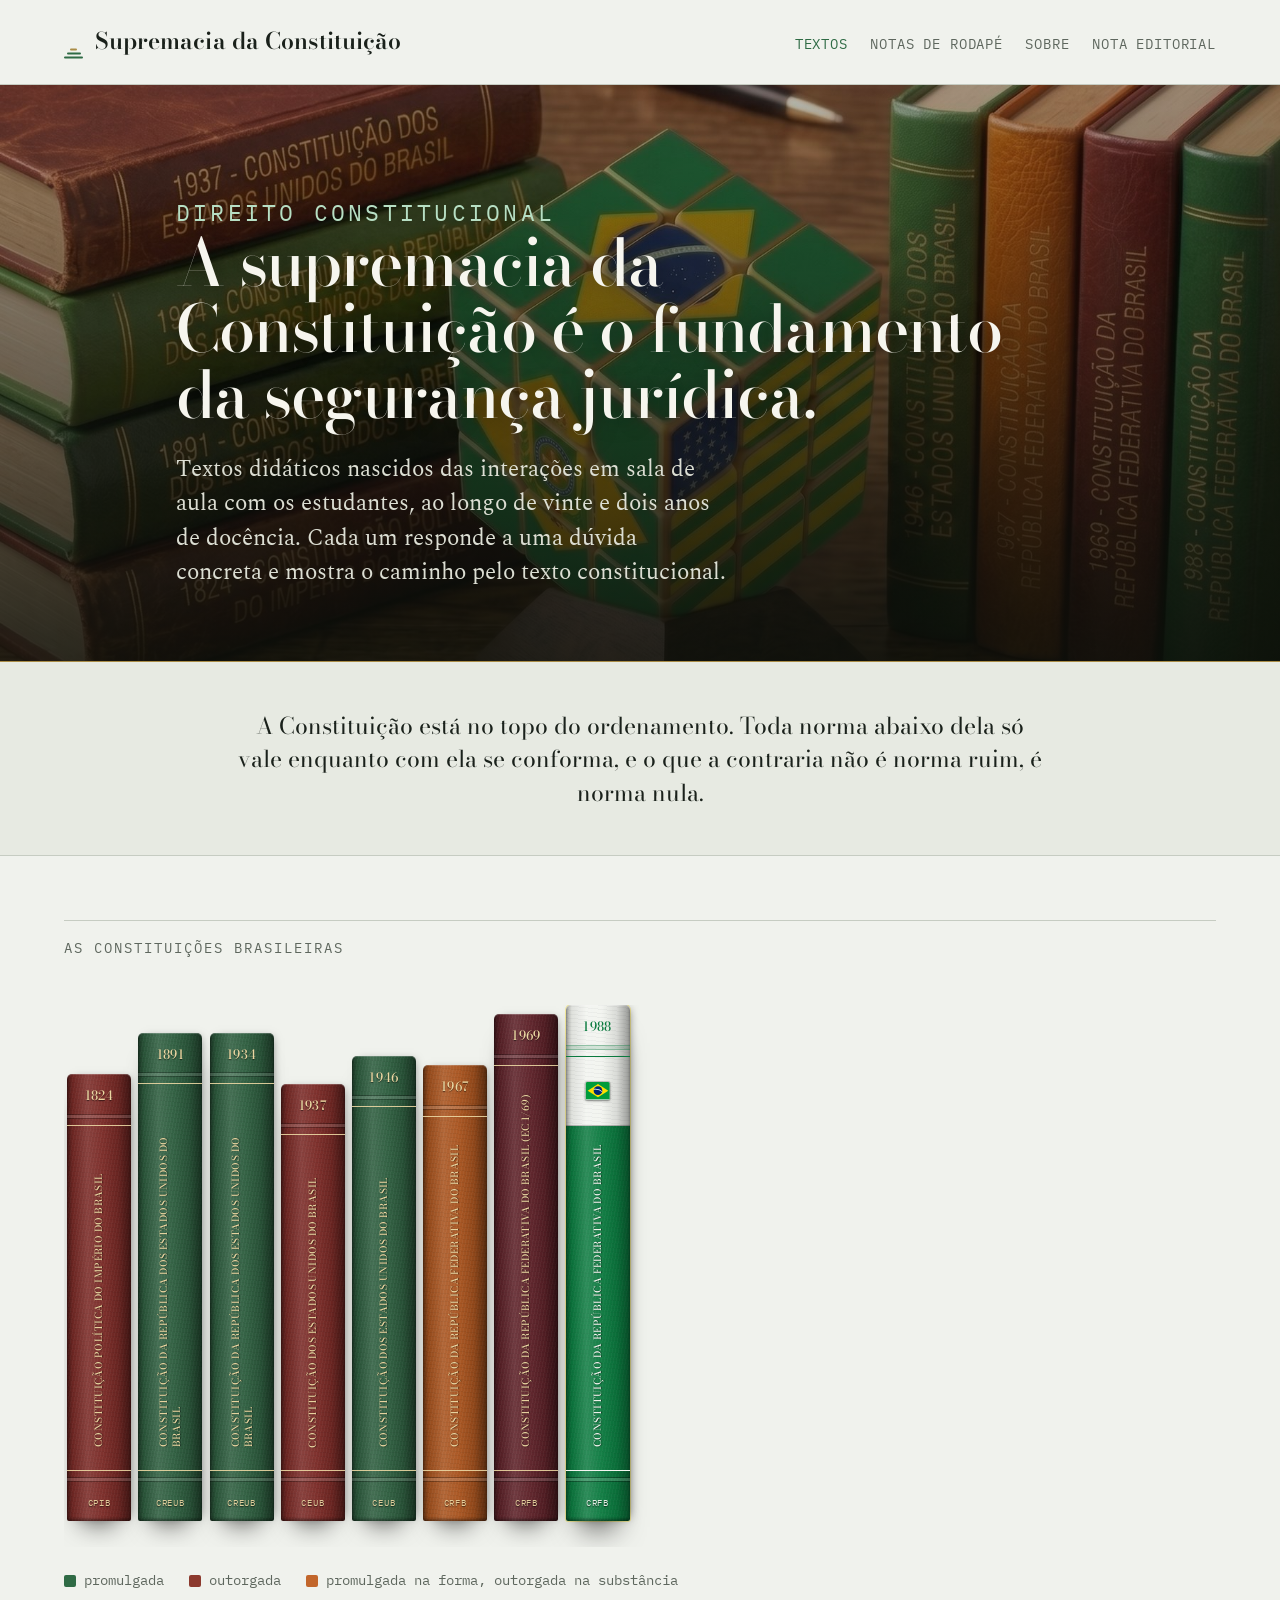
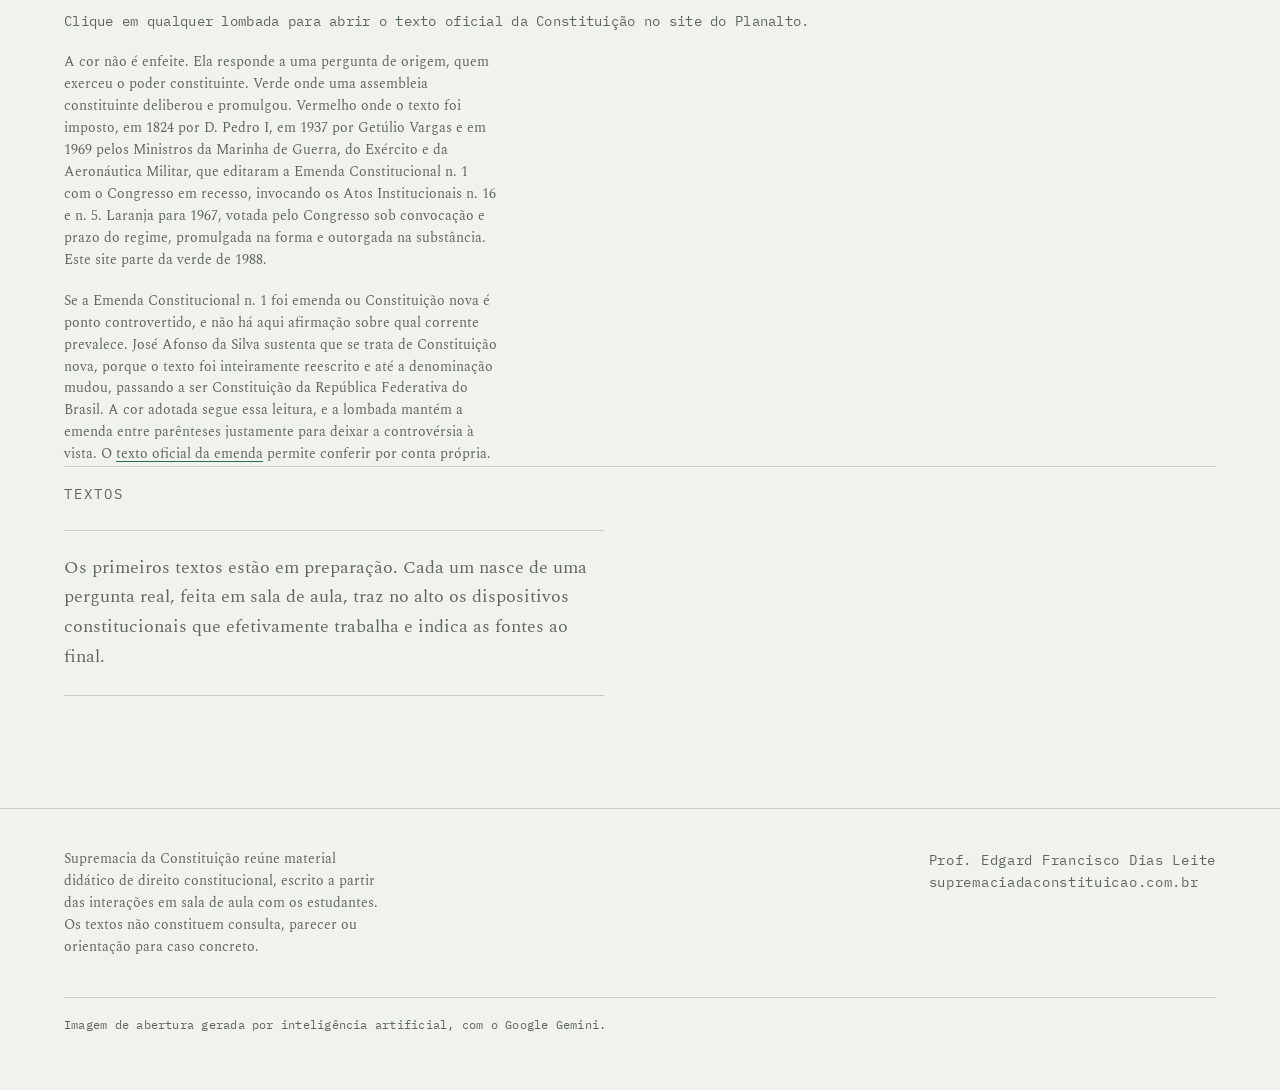
<file: index.html>
<!doctype html>
<html lang="pt-BR">
<head>
<meta charset="utf-8">
<meta name="viewport" content="width=device-width,initial-scale=1">
<title>Supremacia da Constituição</title>
<meta name="description" content="Material didático de direito constitucional, escrito a partir das interações em sala de aula com os estudantes.">
<link rel="preconnect" href="https://fonts.googleapis.com"><link rel="preconnect" href="https://fonts.gstatic.com" crossorigin><link rel="stylesheet" href="https://fonts.googleapis.com/css2?family=Bodoni+Moda:opsz,wght@6..96,400;6..96,500;6..96,600&family=IBM+Plex+Mono:wght@400;500&family=Spectral:ital,wght@0,300;0,400;0,600;1,400&display=swap">
<link rel="stylesheet" href="style.css">
</head>
<body>
<header class="top"><div class="wrap"><a class="mark" href="index.html"><span class="glyph" aria-hidden="true"><i></i><i></i><i></i></span><span class="name">Supremacia da Constituição</span></a><nav class="nav" aria-label="Seções"><a href="index.html" aria-current="page">Textos</a><a href="notas.html">Notas de rodapé</a><a href="sobre.html">Sobre</a><a href="nota-editorial.html">Nota editorial</a></nav></div></header>
<main>
<section class="hero">
<img class="hero-img" src="img/estante-constituicoes.jpg" alt="Estante com as oito constituições brasileiras encadernadas, as promulgadas em verde e as outorgadas em vermelho, ao lado de um cubo que traz a bandeira do Brasil e a bandeira provisória da República." width="1800" height="1285">
<div class="hero-veil"></div>
<div class="hero-copy"><div class="wrap">
<p class="eyebrow">Direito constitucional</p>
<h1>A supremacia da Constituição é o fundamento da segurança jurídica.</h1>
<p>Textos didáticos nascidos das interações em sala de aula com os estudantes, ao longo de vinte e dois anos de docência. Cada um responde a uma dúvida concreta e mostra o caminho pelo texto constitucional.</p>
</div></div>
</section><section class="chave"><div class="wrap">
<p>A Constituição está no topo do ordenamento. Toda norma abaixo dela só vale enquanto com ela se conforma, e o que a contraria não é norma ruim, é norma nula.</p>
</div></section><section class="estante"><div class="wrap">
<p class="section-label">As constituições brasileiras</p>
<ol class="shelf">
<li class="spine spine--outorgada" style="--h:.97"><a href="https://www.planalto.gov.br/ccivil_03/constituicao/constituicao24.htm" target="_blank" rel="noopener" title="Constituição Política do Império do Brasil, 1824. Abrir o texto oficial no Planalto"><span class="sp-name">Constituição Política do Império do Brasil</span></a><span class="sp-year">1824</span><span class="sp-sigla">CPIB</span></li>
<li class="spine spine--promulgada" style="--h:1.06"><a href="https://www.planalto.gov.br/ccivil_03/constituicao/constituicao91.htm" target="_blank" rel="noopener" title="Constituição da República dos Estados Unidos do Brasil, 1891. Abrir o texto oficial no Planalto"><span class="sp-name">Constituição da República dos Estados Unidos do Brasil</span></a><span class="sp-year">1891</span><span class="sp-sigla">CREUB</span></li>
<li class="spine spine--promulgada" style="--h:1.06"><a href="https://www.planalto.gov.br/ccivil_03/constituicao/constituicao34.htm" target="_blank" rel="noopener" title="Constituição da República dos Estados Unidos do Brasil, 1934. Abrir o texto oficial no Planalto"><span class="sp-name">Constituição da República dos Estados Unidos do Brasil</span></a><span class="sp-year">1934</span><span class="sp-sigla">CREUB</span></li>
<li class="spine spine--outorgada" style="--h:.95"><a href="https://www.planalto.gov.br/ccivil_03/constituicao/constituicao37.htm" target="_blank" rel="noopener" title="Constituição dos Estados Unidos do Brasil, 1937. Abrir o texto oficial no Planalto"><span class="sp-name">Constituição dos Estados Unidos do Brasil</span></a><span class="sp-year">1937</span><span class="sp-sigla">CEUB</span></li>
<li class="spine spine--promulgada" style="--h:1.01"><a href="https://www.planalto.gov.br/ccivil_03/constituicao/constituicao46.htm" target="_blank" rel="noopener" title="Constituição dos Estados Unidos do Brasil, 1946. Abrir o texto oficial no Planalto"><span class="sp-name">Constituição dos Estados Unidos do Brasil</span></a><span class="sp-year">1946</span><span class="sp-sigla">CEUB</span></li>
<li class="spine spine--hibrida" style="--h:.99"><a href="https://www.planalto.gov.br/ccivil_03/constituicao/constituicao67.htm" target="_blank" rel="noopener" title="Constituição da República Federativa do Brasil, 1967. Abrir o texto oficial no Planalto"><span class="sp-name">Constituição da República Federativa do Brasil</span></a><span class="sp-year">1967</span><span class="sp-sigla">CRFB</span></li>
<li class="spine spine--outorgada2" style="--h:1.10"><a href="https://www.planalto.gov.br/ccivil_03/constituicao/emendas/emc_anterior1988/emc01-69.htm" target="_blank" rel="noopener" title="Constituição da República Federativa do Brasil (EC 1/69), 1969. Abrir o texto oficial no Planalto"><span class="sp-name">Constituição da República Federativa do Brasil (EC 1/69)</span></a><span class="sp-year">1969</span><span class="sp-sigla">CRFB</span></li>
<li class="spine spine--vigente" style="--h:1.12"><i class="sp-flag" aria-hidden="true"><svg class="flagmini" viewBox="0 0 20 14" width="20" height="14" aria-hidden="true"><defs><clipPath id="globoBR"><circle cx="10" cy="7" r="3.5"/></clipPath></defs><rect width="20" height="14" fill="#009C3B"/><polygon points="10,1.7 18.3,7 10,12.3 1.7,7" fill="#FFDF00"/><circle cx="10" cy="7" r="3.5" fill="#002776"/><path clip-path="url(#globoBR)" fill="#FFFFFF" fill-rule="evenodd" d="M-0.5,14 A8.5,8.5 0 1,0 16.5,14 A8.5,8.5 0 1,0 -0.5,14 Z M0,14 A8,8 0 1,0 16,14 A8,8 0 1,0 0,14 Z"/></svg></i><a href="https://www.planalto.gov.br/ccivil_03/constituicao/constituicaocompilado.htm" target="_blank" rel="noopener" title="Constituição da República Federativa do Brasil, 1988. Abrir o texto oficial no Planalto"><span class="sp-name">Constituição da República Federativa do Brasil</span></a><span class="sp-year">1988</span><span class="sp-sigla">CRFB</span></li>
</ol>
<p class="legend">
<span><i class="key key--promulgada"></i>promulgada</span>
<span><i class="key key--outorgada"></i>outorgada</span>
<span><i class="key key--hibrida"></i>promulgada na forma, outorgada na substância</span>
</p>
<p class="shelf-hint">Clique em qualquer lombada para abrir o texto oficial da Constituição no site do Planalto.</p>
<p class="shelf-note">A cor não é enfeite. Ela responde a uma pergunta de origem, quem exerceu o poder constituinte. Verde onde uma assembleia constituinte deliberou e promulgou. Vermelho onde o texto foi imposto, em 1824 por D. Pedro I, em 1937 por Getúlio Vargas e em 1969 pelos Ministros da Marinha de Guerra, do Exército e da Aeronáutica Militar, que editaram a Emenda Constitucional n. 1 com o Congresso em recesso, invocando os Atos Institucionais n. 16 e n. 5. Laranja para 1967, votada pelo Congresso sob convocação e prazo do regime, promulgada na forma e outorgada na substância. Este site parte da verde de 1988.</p>
<p class="shelf-note">Se a Emenda Constitucional n. 1 foi emenda ou Constituição nova é ponto controvertido, e não há aqui afirmação sobre qual corrente prevalece. José Afonso da Silva sustenta que se trata de Constituição nova, porque o texto foi inteiramente reescrito e até a denominação mudou, passando a ser Constituição da República Federativa do Brasil. A cor adotada segue essa leitura, e a lombada mantém a emenda entre parênteses justamente para deixar a controvérsia à vista. O <a href="https://www.planalto.gov.br/ccivil_03/constituicao/emendas/emc_anterior1988/emc01-69.htm">texto oficial da emenda</a> permite conferir por conta própria.</p>
</div></section><section class="textos"><div class="wrap">
<p class="section-label">Textos</p>
<p class="empty">Os primeiros textos estão em preparação. Cada um nasce de uma pergunta real, feita em sala de aula, traz no alto os dispositivos constitucionais que efetivamente trabalha e indica as fontes ao final.</p>
</div></section>
</main>
<footer class="foot"><div class="wrap"><p>Supremacia da Constituição reúne material didático de direito constitucional, escrito a partir das interações em sala de aula com os estudantes. Os textos não constituem consulta, parecer ou orientação para caso concreto.</p><p class="who">Prof. Edgard Francisco Dias Leite<br>supremaciadaconstituicao.com.br</p><p class="credit">Imagem de abertura gerada por inteligência artificial, com o Google Gemini.</p></div></footer>
</body>
</html>
</file>
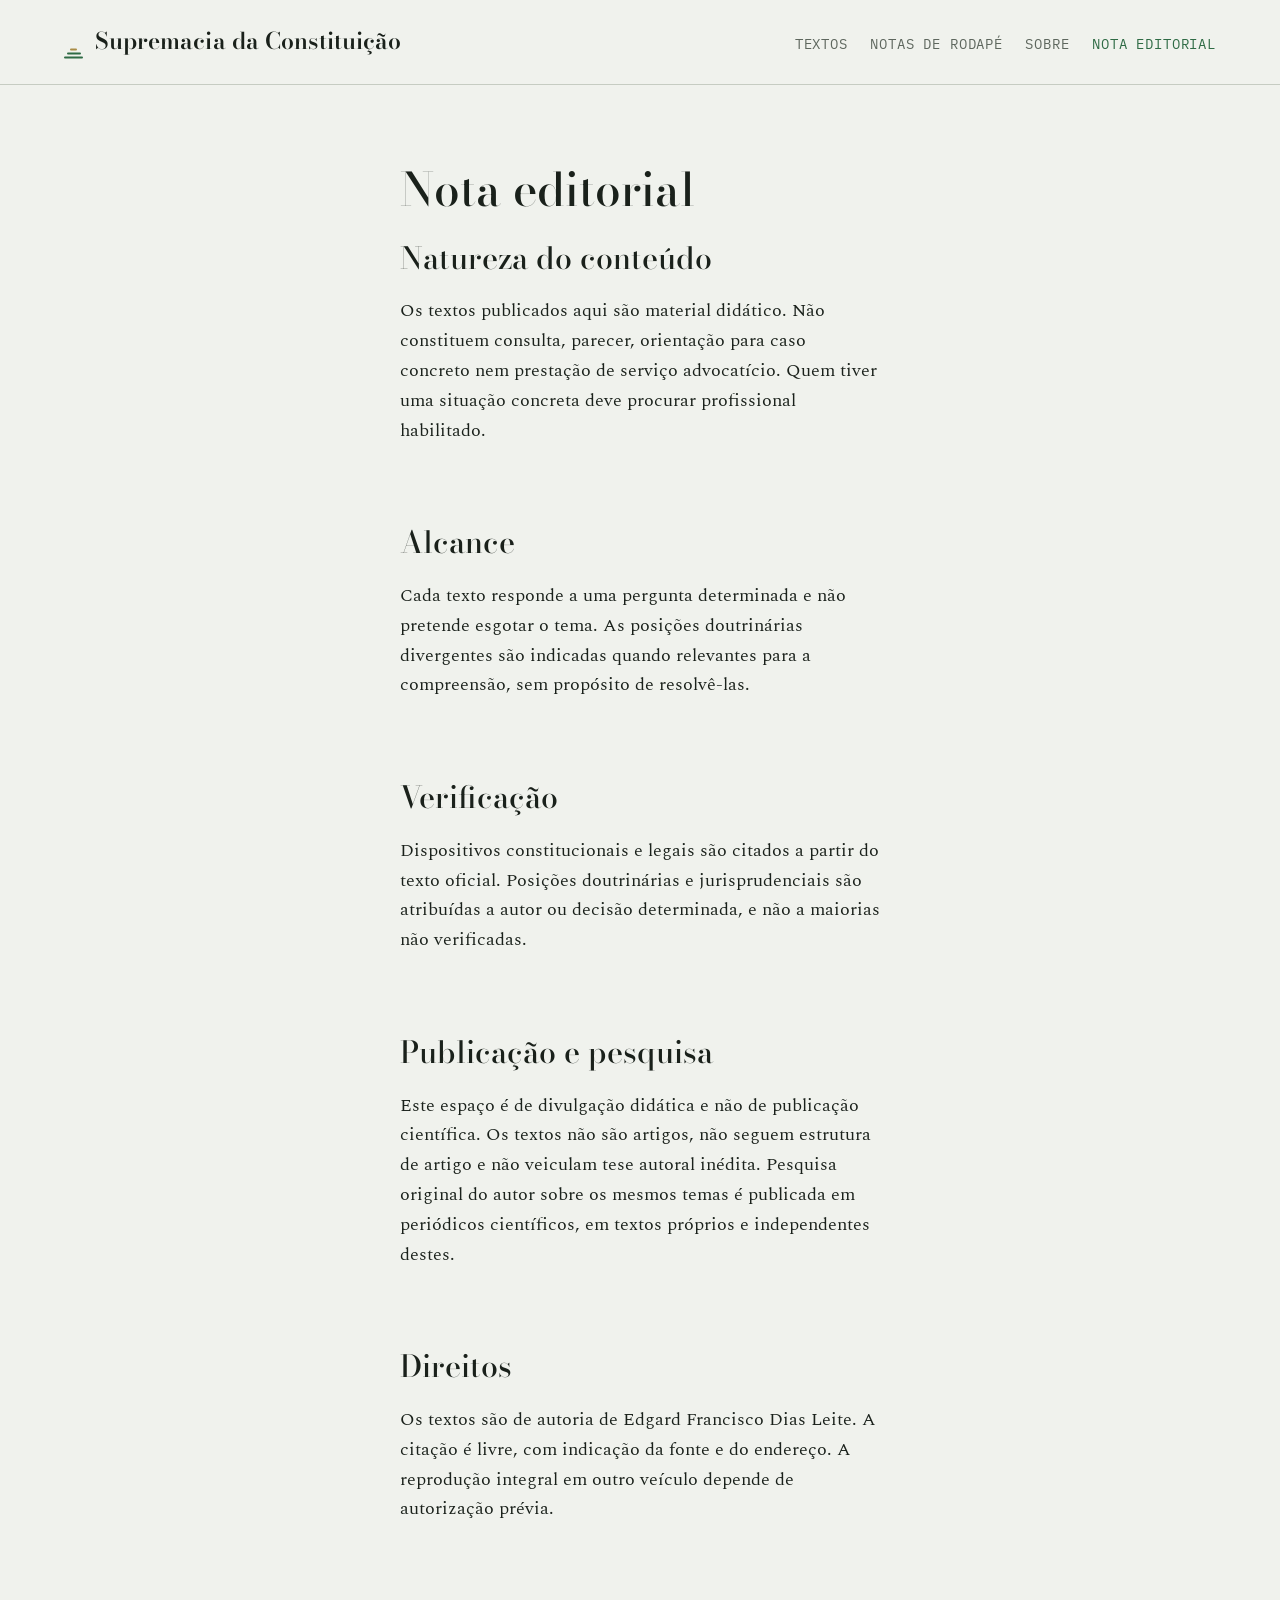
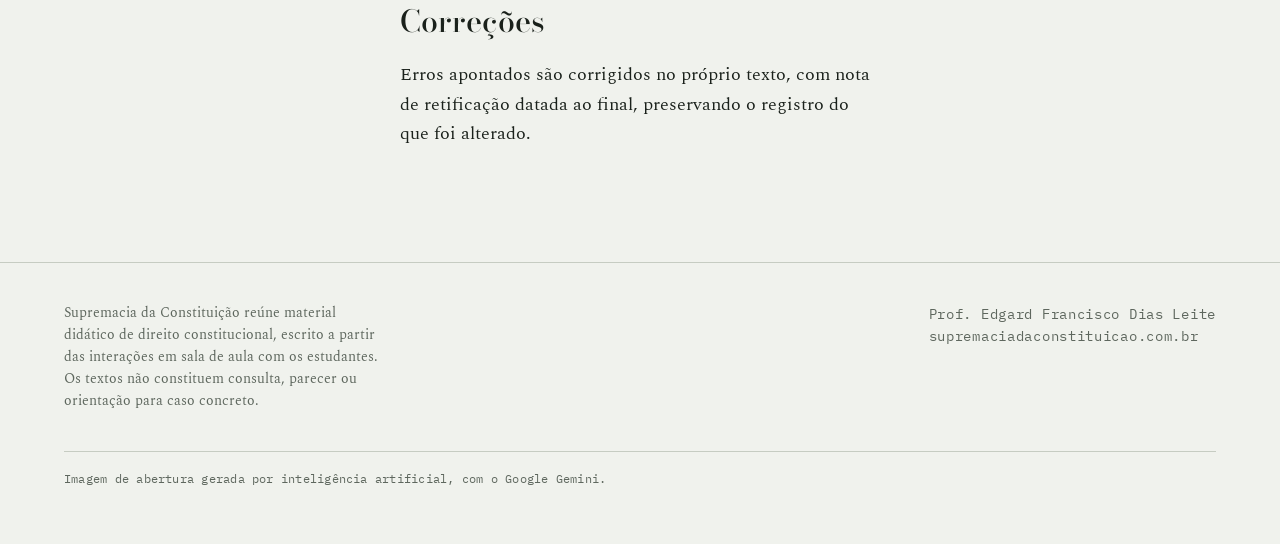
<file: nota-editorial.html>
<!doctype html>
<html lang="pt-BR">
<head>
<meta charset="utf-8">
<meta name="viewport" content="width=device-width,initial-scale=1">
<title>Nota editorial — Supremacia da Constituição</title>
<meta name="description" content="Natureza do conteúdo, alcance, verificação, direitos e política de correções.">
<link rel="preconnect" href="https://fonts.googleapis.com"><link rel="preconnect" href="https://fonts.gstatic.com" crossorigin><link rel="stylesheet" href="https://fonts.googleapis.com/css2?family=Bodoni+Moda:opsz,wght@6..96,400;6..96,500;6..96,600&family=IBM+Plex+Mono:wght@400;500&family=Spectral:ital,wght@0,300;0,400;0,600;1,400&display=swap">
<link rel="stylesheet" href="style.css">
</head>
<body>
<header class="top"><div class="wrap"><a class="mark" href="index.html"><span class="glyph" aria-hidden="true"><i></i><i></i><i></i></span><span class="name">Supremacia da Constituição</span></a><nav class="nav" aria-label="Seções"><a href="index.html">Textos</a><a href="notas.html">Notas de rodapé</a><a href="sobre.html">Sobre</a><a href="nota-editorial.html" aria-current="page">Nota editorial</a></nav></div></header>
<main>
<section class="page"><div class="wrap">
<h1>Nota editorial</h1>
<div class="prose">
<h2>Natureza do conteúdo</h2>
<p>Os textos publicados aqui são material didático. Não constituem consulta, parecer, orientação para caso concreto nem prestação de serviço advocatício. Quem tiver uma situação concreta deve procurar profissional habilitado.</p>
<h2>Alcance</h2>
<p>Cada texto responde a uma pergunta determinada e não pretende esgotar o tema. As posições doutrinárias divergentes são indicadas quando relevantes para a compreensão, sem propósito de resolvê-las.</p>
<h2>Verificação</h2>
<p>Dispositivos constitucionais e legais são citados a partir do texto oficial. Posições doutrinárias e jurisprudenciais são atribuídas a autor ou decisão determinada, e não a maiorias não verificadas.</p>
<h2>Publicação e pesquisa</h2>
<p>Este espaço é de divulgação didática e não de publicação científica. Os textos não são artigos, não seguem estrutura de artigo e não veiculam tese autoral inédita. Pesquisa original do autor sobre os mesmos temas é publicada em periódicos científicos, em textos próprios e independentes destes.</p>
<h2>Direitos</h2>
<p>Os textos são de autoria de Edgard Francisco Dias Leite. A citação é livre, com indicação da fonte e do endereço. A reprodução integral em outro veículo depende de autorização prévia.</p>
<h2>Correções</h2>
<p>Erros apontados são corrigidos no próprio texto, com nota de retificação datada ao final, preservando o registro do que foi alterado.</p>
</div>
</div></section>
</main>
<footer class="foot"><div class="wrap"><p>Supremacia da Constituição reúne material didático de direito constitucional, escrito a partir das interações em sala de aula com os estudantes. Os textos não constituem consulta, parecer ou orientação para caso concreto.</p><p class="who">Prof. Edgard Francisco Dias Leite<br>supremaciadaconstituicao.com.br</p><p class="credit">Imagem de abertura gerada por inteligência artificial, com o Google Gemini.</p></div></footer>
</body>
</html>
</file>
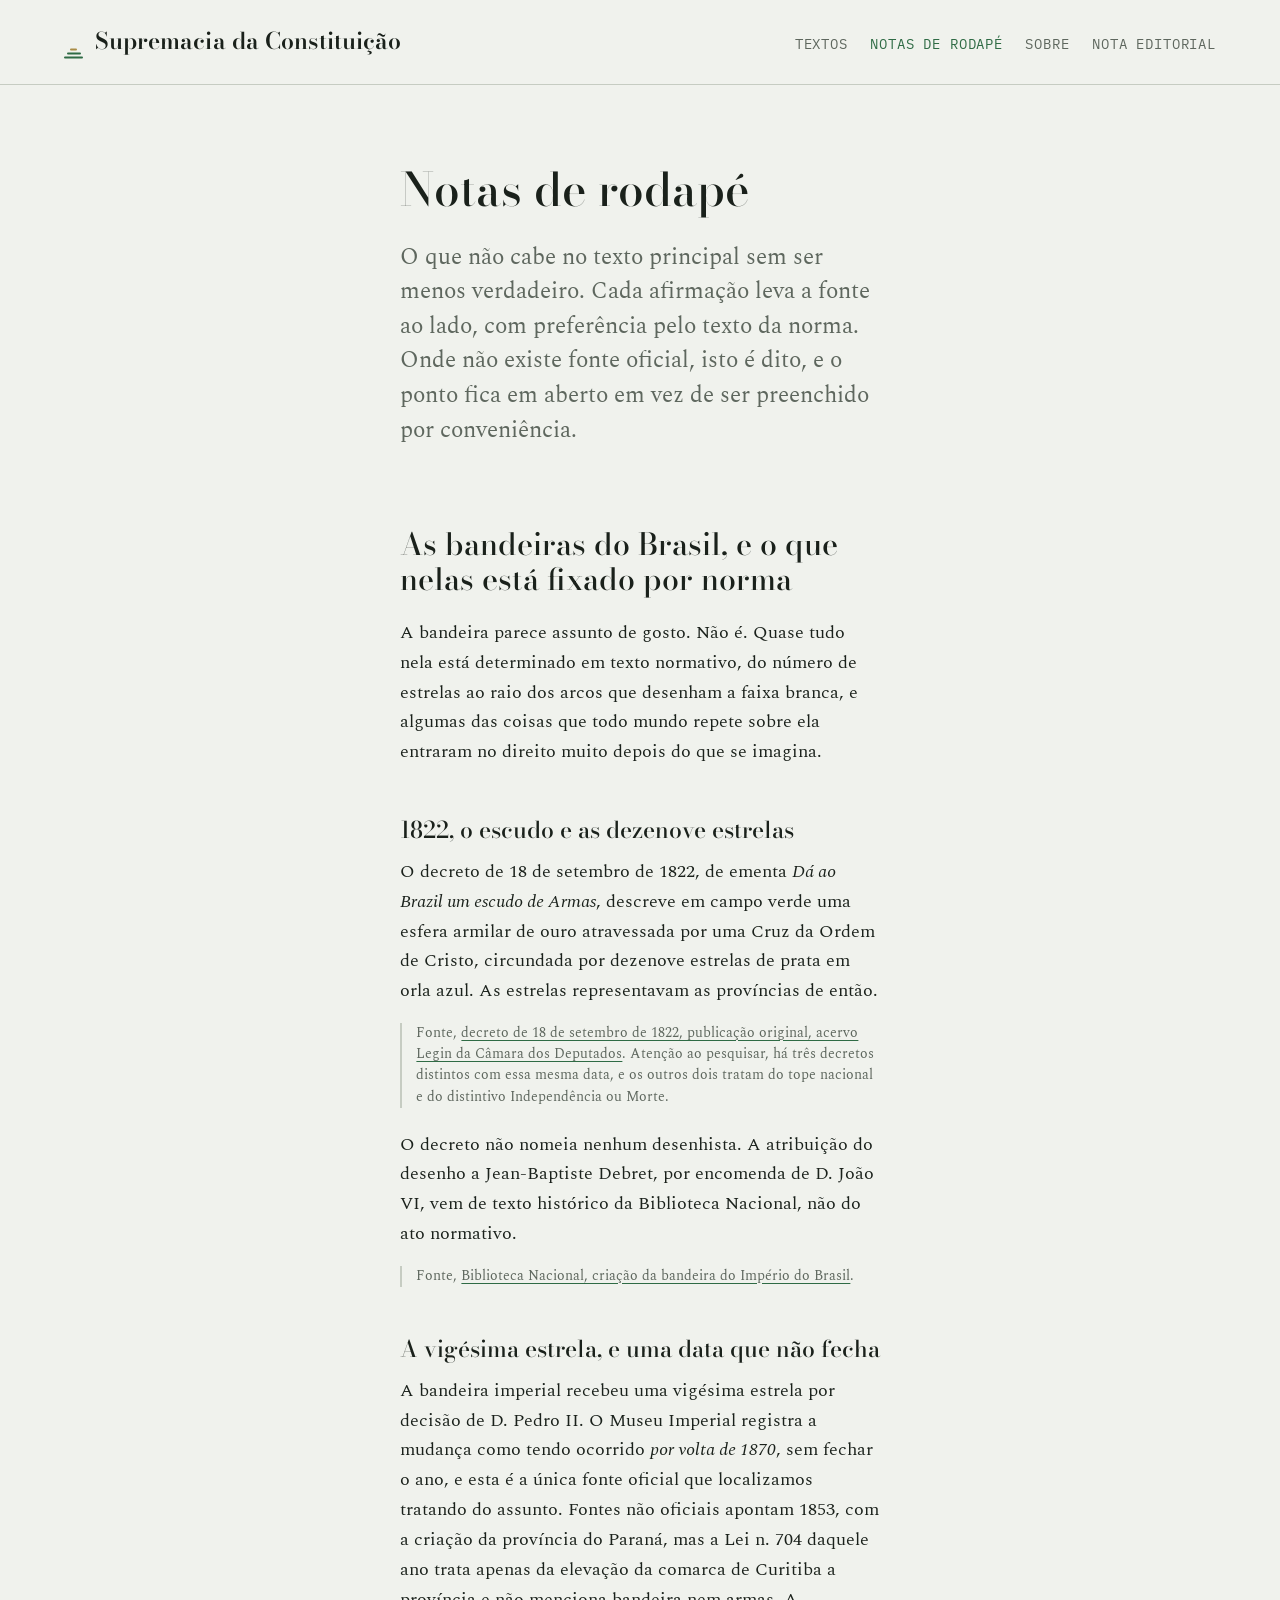
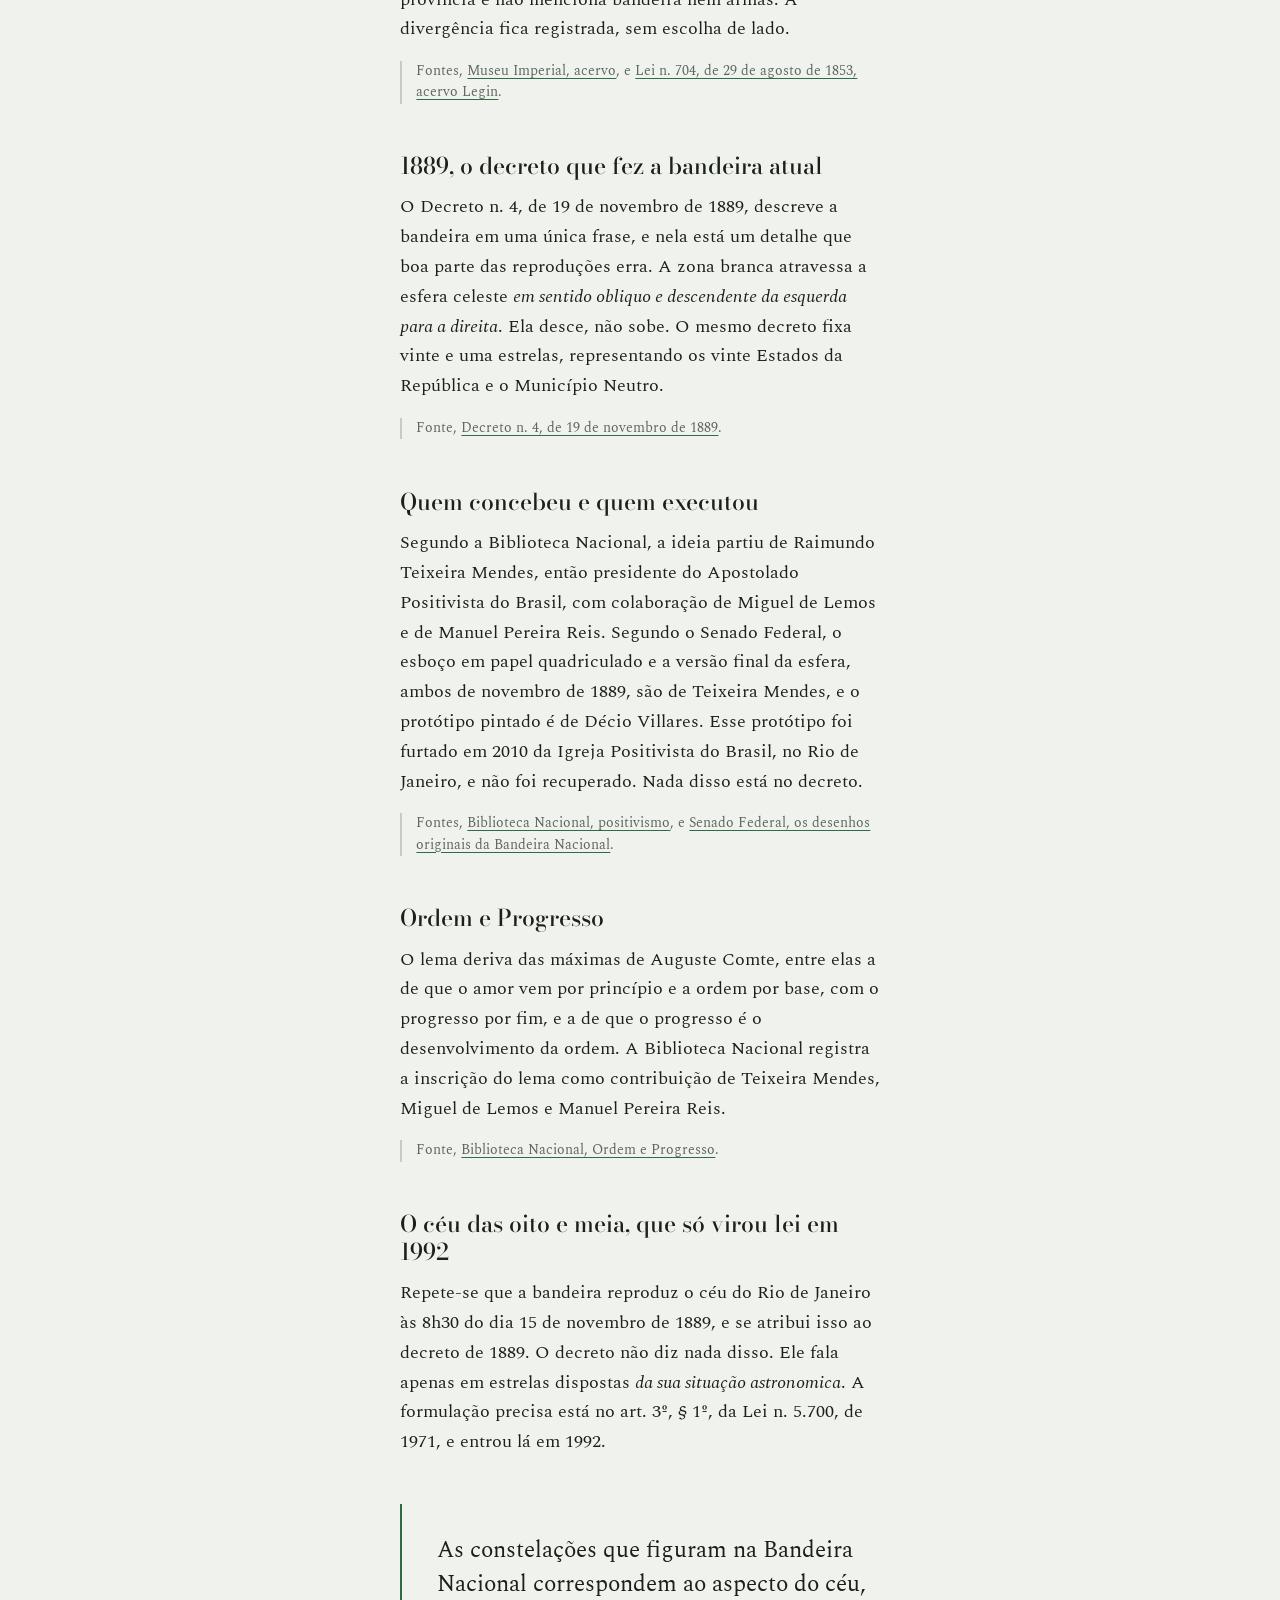
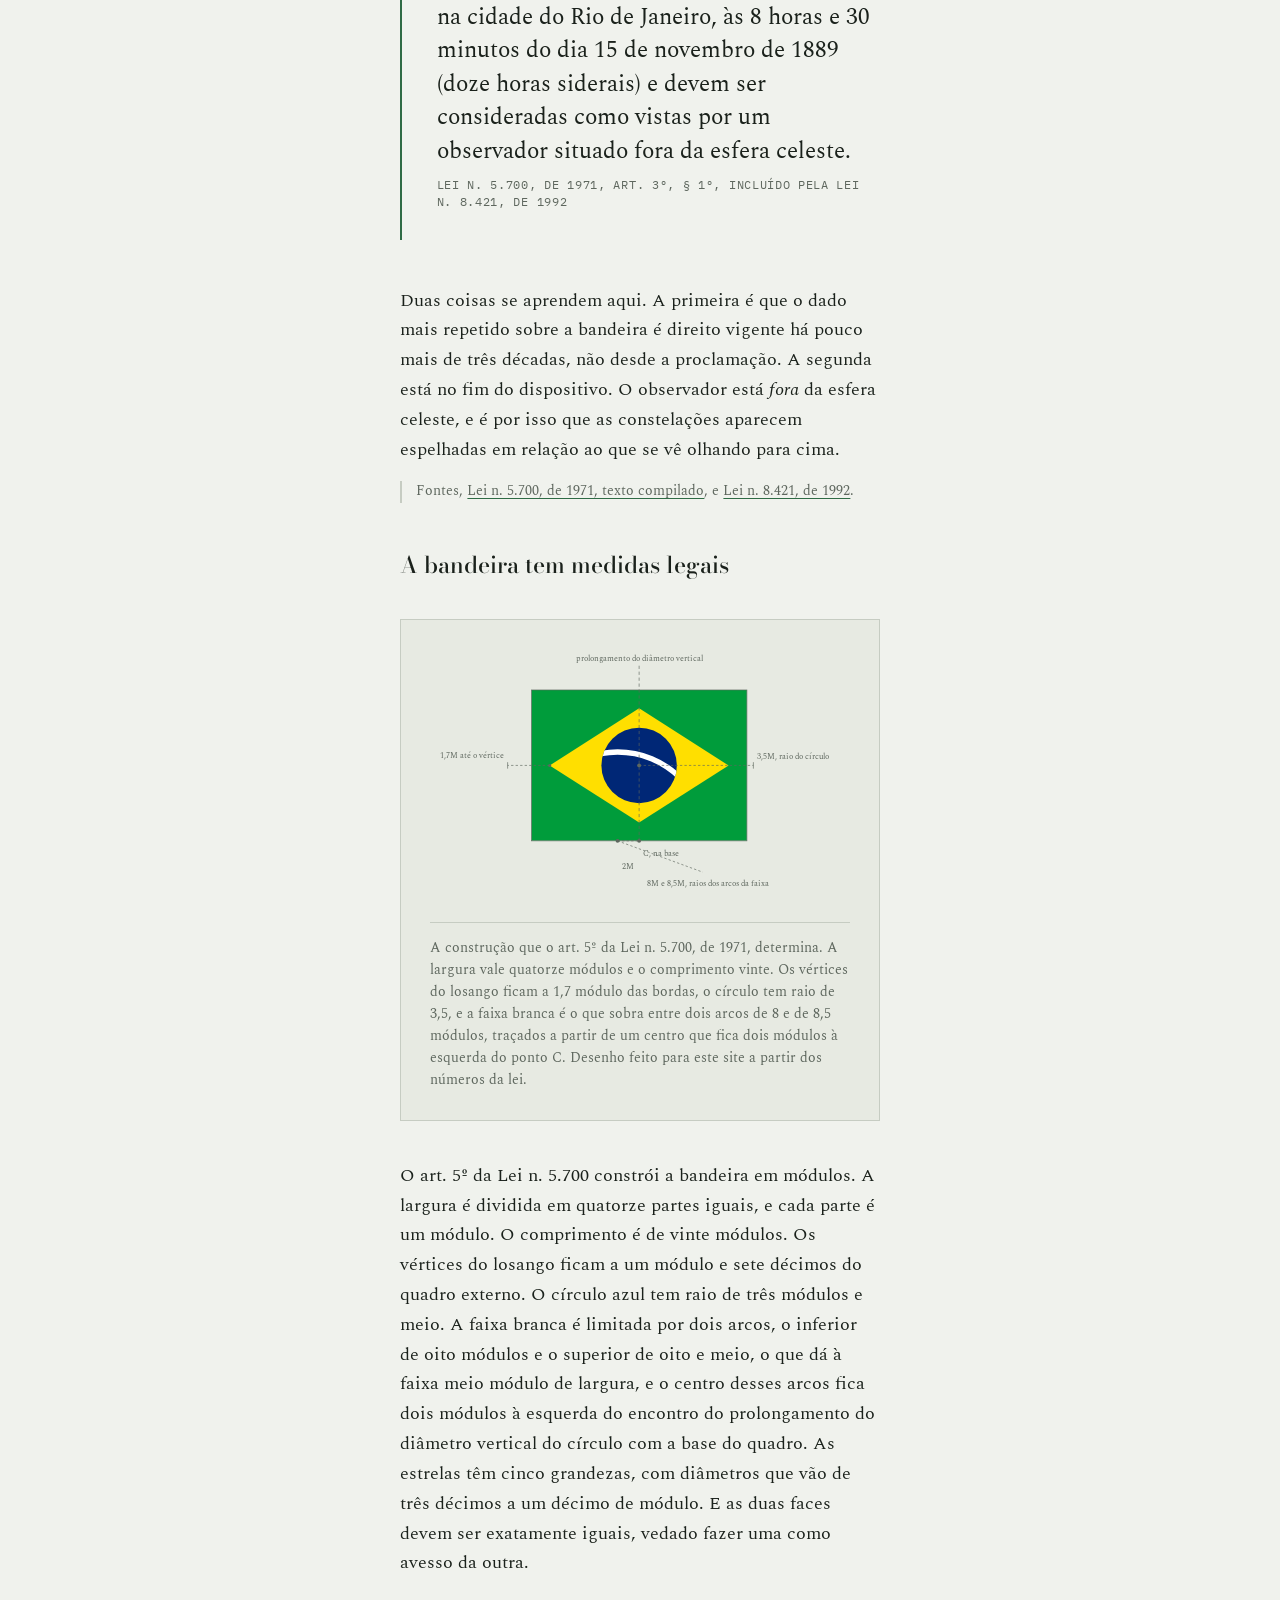
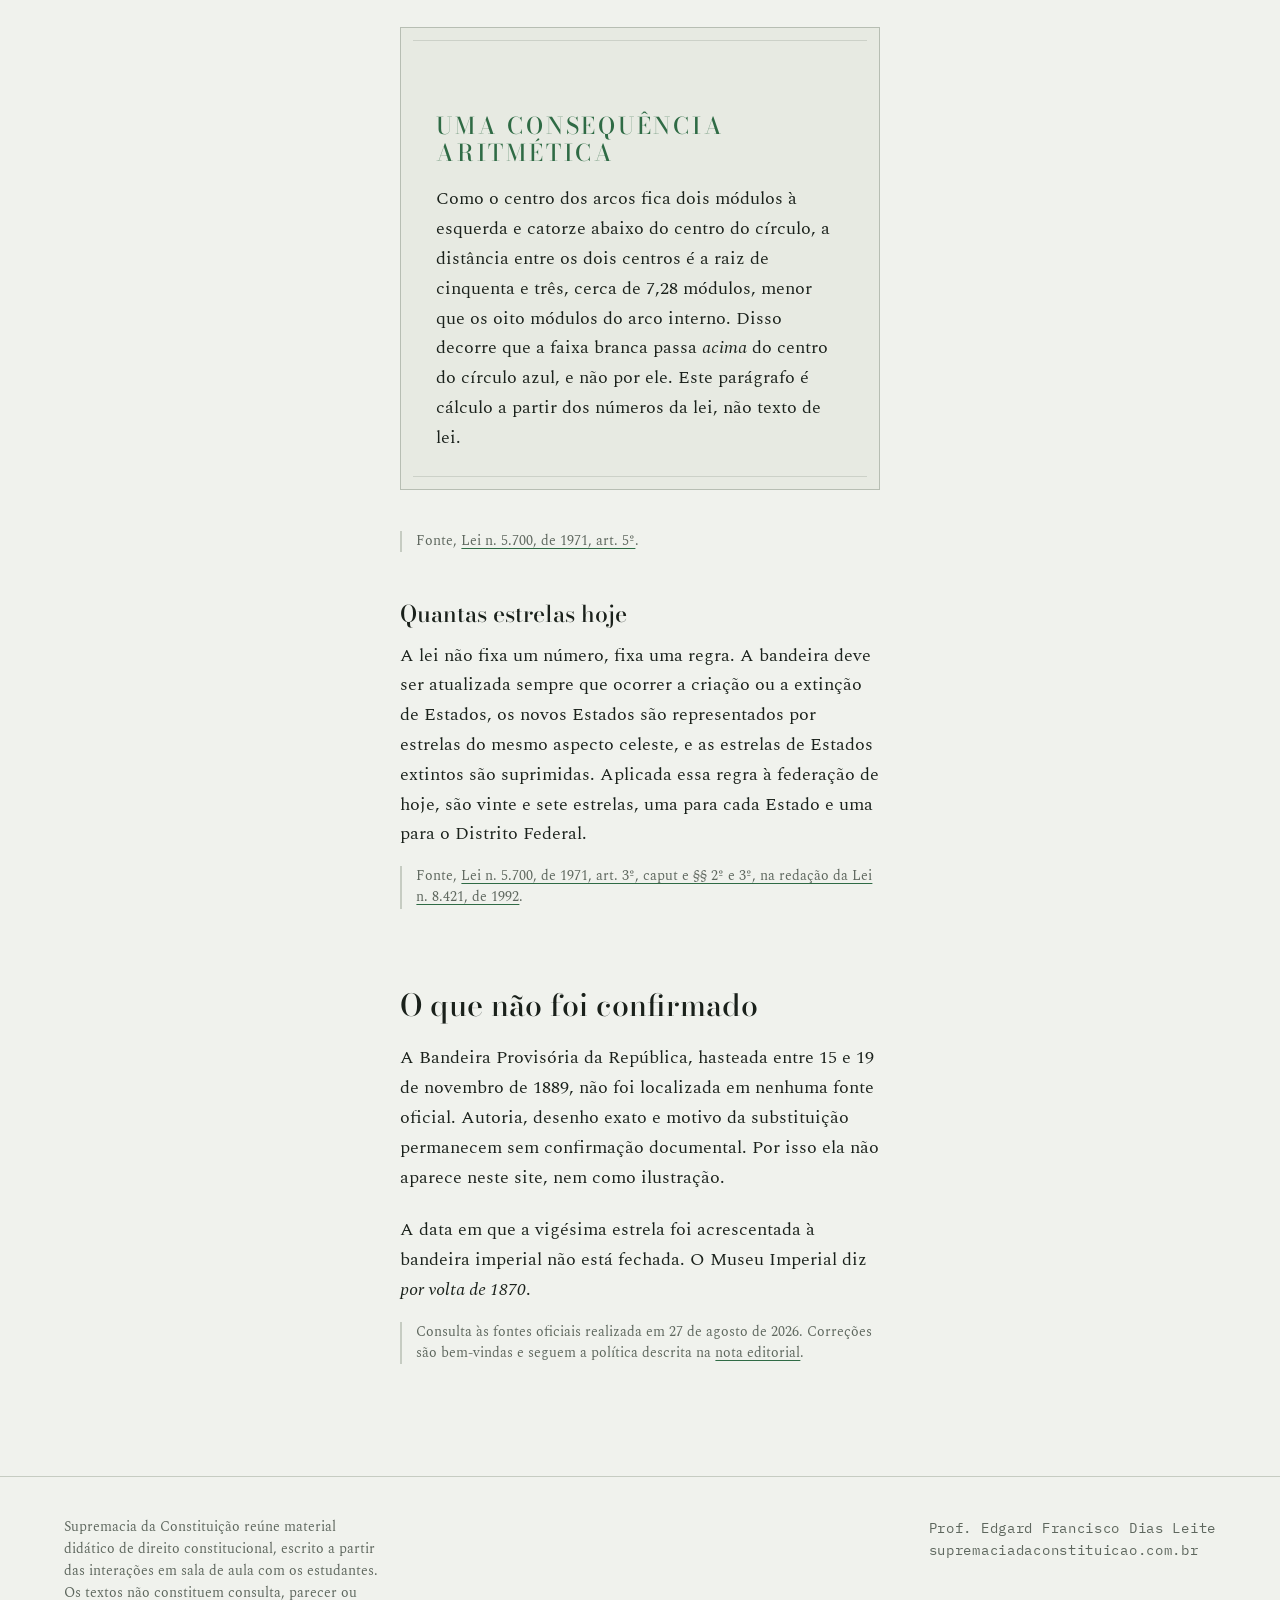
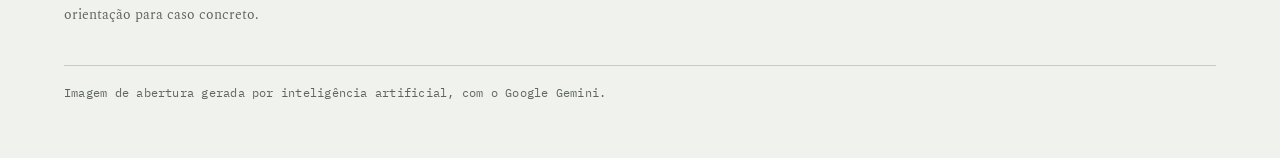
<file: notas.html>
<!doctype html>
<html lang="pt-BR">
<head>
<meta charset="utf-8">
<meta name="viewport" content="width=device-width,initial-scale=1">
<title>Notas de rodapé — Supremacia da Constituição</title>
<meta name="description" content="O que está fixado em norma e passa despercebido, com a fonte oficial ao lado de cada afirmação.">
<link rel="preconnect" href="https://fonts.googleapis.com"><link rel="preconnect" href="https://fonts.gstatic.com" crossorigin><link rel="stylesheet" href="https://fonts.googleapis.com/css2?family=Bodoni+Moda:opsz,wght@6..96,400;6..96,500;6..96,600&family=IBM+Plex+Mono:wght@400;500&family=Spectral:ital,wght@0,300;0,400;0,600;1,400&display=swap">
<link rel="stylesheet" href="style.css">
</head>
<body>
<header class="top"><div class="wrap"><a class="mark" href="index.html"><span class="glyph" aria-hidden="true"><i></i><i></i><i></i></span><span class="name">Supremacia da Constituição</span></a><nav class="nav" aria-label="Seções"><a href="index.html">Textos</a><a href="notas.html" aria-current="page">Notas de rodapé</a><a href="sobre.html">Sobre</a><a href="nota-editorial.html">Nota editorial</a></nav></div></header>
<main>
<section class="page"><div class="wrap">
<h1>Notas de rodapé</h1>
<div class="prose">
<p class="standfirst">O que não cabe no texto principal sem ser menos verdadeiro. Cada afirmação leva a fonte ao lado, com preferência pelo texto da norma. Onde não existe fonte oficial, isto é dito, e o ponto fica em aberto em vez de ser preenchido por conveniência.</p>

<h2>As bandeiras do Brasil, e o que nelas está fixado por norma</h2>

<p>A bandeira parece assunto de gosto. Não é. Quase tudo nela está determinado em texto normativo, do número de estrelas ao raio dos arcos que desenham a faixa branca, e algumas das coisas que todo mundo repete sobre ela entraram no direito muito depois do que se imagina.</p>

<h3>1822, o escudo e as dezenove estrelas</h3>
<p>O decreto de 18 de setembro de 1822, de ementa <em>Dá ao Brazil um escudo de Armas</em>, descreve em campo verde uma esfera armilar de ouro atravessada por uma Cruz da Ordem de Cristo, circundada por dezenove estrelas de prata em orla azul. As estrelas representavam as províncias de então.</p>
<p class="fonte">Fonte, <a href="https://www2.camara.leg.br/legin/fed/decret_sn/anterioresa1824/decreto-38978-18-setembro-1822-568354-publicacaooriginal-91709-pe.html">decreto de 18 de setembro de 1822, publicação original, acervo Legin da Câmara dos Deputados</a>. Atenção ao pesquisar, há três decretos distintos com essa mesma data, e os outros dois tratam do tope nacional e do distintivo Independência ou Morte.</p>
<p>O decreto não nomeia nenhum desenhista. A atribuição do desenho a Jean-Baptiste Debret, por encomenda de D. João VI, vem de texto histórico da Biblioteca Nacional, não do ato normativo.</p>
<p class="fonte">Fonte, <a href="https://bndigital.bn.gov.br/artigos/200-da-independencia-criacao-da-bandeira-do-imperio-do-brasil/">Biblioteca Nacional, criação da bandeira do Império do Brasil</a>.</p>

<h3>A vigésima estrela, e uma data que não fecha</h3>
<p>A bandeira imperial recebeu uma vigésima estrela por decisão de D. Pedro II. O Museu Imperial registra a mudança como tendo ocorrido <em>por volta de 1870</em>, sem fechar o ano, e esta é a única fonte oficial que localizamos tratando do assunto. Fontes não oficiais apontam 1853, com a criação da província do Paraná, mas a Lei n. 704 daquele ano trata apenas da elevação da comarca de Curitiba a província e não menciona bandeira nem armas. A divergência fica registrada, sem escolha de lado.</p>
<p class="fonte">Fontes, <a href="https://dami.museuimperial.museus.gov.br/handle/acervo/10346">Museu Imperial, acervo</a>, e <a href="https://www2.camara.leg.br/legin/fed/leimp/1824-1899/lei-704-29-agosto-1853-558652-publicacaooriginal-80145-pl.html">Lei n. 704, de 29 de agosto de 1853, acervo Legin</a>.</p>

<h3>1889, o decreto que fez a bandeira atual</h3>
<p>O Decreto n. 4, de 19 de novembro de 1889, descreve a bandeira em uma única frase, e nela está um detalhe que boa parte das reproduções erra. A zona branca atravessa a esfera celeste <em>em sentido obliquo e descendente da esquerda para a direita</em>. Ela desce, não sobe. O mesmo decreto fixa vinte e uma estrelas, representando os vinte Estados da República e o Município Neutro.</p>
<p class="fonte">Fonte, <a href="https://www.planalto.gov.br/ccivil_03/decreto/1851-1899/d0004.htm">Decreto n. 4, de 19 de novembro de 1889</a>.</p>

<h3>Quem concebeu e quem executou</h3>
<p>Segundo a Biblioteca Nacional, a ideia partiu de Raimundo Teixeira Mendes, então presidente do Apostolado Positivista do Brasil, com colaboração de Miguel de Lemos e de Manuel Pereira Reis. Segundo o Senado Federal, o esboço em papel quadriculado e a versão final da esfera, ambos de novembro de 1889, são de Teixeira Mendes, e o protótipo pintado é de Décio Villares. Esse protótipo foi furtado em 2010 da Igreja Positivista do Brasil, no Rio de Janeiro, e não foi recuperado. Nada disso está no decreto.</p>
<p class="fonte">Fontes, <a href="https://bndigital.bn.gov.br/francebr/positivismo.htm">Biblioteca Nacional, positivismo</a>, e <a href="https://www12.senado.leg.br/noticias/materias/2014/10/31/veja-os-desenhos-originais-e-a-pintura-que-deram-forma-a-bandeira-do-brasil">Senado Federal, os desenhos originais da Bandeira Nacional</a>.</p>

<h3>Ordem e Progresso</h3>
<p>O lema deriva das máximas de Auguste Comte, entre elas a de que o amor vem por princípio e a ordem por base, com o progresso por fim, e a de que o progresso é o desenvolvimento da ordem. A Biblioteca Nacional registra a inscrição do lema como contribuição de Teixeira Mendes, Miguel de Lemos e Manuel Pereira Reis.</p>
<p class="fonte">Fonte, <a href="https://bndigital.bn.gov.br/dossies/dossie-antigo/matrizes-nacionais/letras-no-espelho/ordem-e-progresso/">Biblioteca Nacional, Ordem e Progresso</a>.</p>

<h3>O céu das oito e meia, que só virou lei em 1992</h3>
<p>Repete-se que a bandeira reproduz o céu do Rio de Janeiro às 8h30 do dia 15 de novembro de 1889, e se atribui isso ao decreto de 1889. O decreto não diz nada disso. Ele fala apenas em estrelas dispostas <em>da sua situação astronomica</em>. A formulação precisa está no art. 3º, § 1º, da Lei n. 5.700, de 1971, e entrou lá em 1992.</p>
<blockquote>As constelações que figuram na Bandeira Nacional correspondem ao aspecto do céu, na cidade do Rio de Janeiro, às 8 horas e 30 minutos do dia 15 de novembro de 1889 (doze horas siderais) e devem ser consideradas como vistas por um observador situado fora da esfera celeste.<cite>Lei n. 5.700, de 1971, art. 3º, § 1º, incluído pela Lei n. 8.421, de 1992</cite></blockquote>
<p>Duas coisas se aprendem aqui. A primeira é que o dado mais repetido sobre a bandeira é direito vigente há pouco mais de três décadas, não desde a proclamação. A segunda está no fim do dispositivo. O observador está <em>fora</em> da esfera celeste, e é por isso que as constelações aparecem espelhadas em relação ao que se vê olhando para cima.</p>
<p class="fonte">Fontes, <a href="https://www.planalto.gov.br/ccivil_03/leis/l5700compilado.htm">Lei n. 5.700, de 1971, texto compilado</a>, e <a href="https://www.planalto.gov.br/ccivil_03/leis/l8421.htm">Lei n. 8.421, de 1992</a>.</p>

<h3>A bandeira tem medidas legais</h3>
<figure class="constr">
<svg viewBox="-9.4 -3.8 39 23.6" role="img" aria-label="Construção geométrica da Bandeira Nacional segundo o art. 5º da Lei n. 5.700, de 1971, com a malha de módulos, os vértices do losango a 1,7 módulo, o círculo de raio 3,5, o ponto C na base e o centro dos arcos da faixa dois módulos à esquerda dele.">
<defs>
<clipPath id="gl"><circle cx="10" cy="7" r="3.5"/></clipPath>
<clipPath id="fl"><rect x="0" y="0" width="20" height="14"/></clipPath>
</defs>
<g clip-path="url(#fl)">
<rect width="20" height="14" fill="#009C3B"/>
<polygon points="10,1.7 18.3,7 10,12.3 1.7,7" fill="#FFDF00"/>
<circle cx="10" cy="7" r="3.5" fill="#002776"/>
<path clip-path="url(#gl)" fill="#FFF" fill-rule="evenodd" d="M-0.5,14 A8.5,8.5 0 1,0 16.5,14 A8.5,8.5 0 1,0 -0.5,14 Z M0,14 A8,8 0 1,0 16,14 A8,8 0 1,0 0,14 Z"/>
</g>
<g class="guias" fill="none" stroke="currentColor" stroke-width=".06">
<rect x="0" y="0" width="20" height="14"/>
<path stroke-dasharray=".3 .25" d="M10,14 L10,-2.3"/>
<path stroke-dasharray=".22 .2" d="M8,14 L10,14"/>
<path stroke-dasharray=".22 .2" d="M10,7 L20.6,7"/>
<path stroke-dasharray=".22 .2" d="M1.7,7 L-2.2,7"/>
<path stroke-dasharray=".22 .2" d="M8,14 L15.9,16.9"/>
<path d="M20.6,6.7 L20.6,7.3 M-2.2,6.7 L-2.2,7.3"/>
</g>
<g class="pontos" fill="currentColor">
<circle cx="8" cy="14" r=".18"/><circle cx="10" cy="14" r=".18"/><circle cx="10" cy="7" r=".18"/><circle cx="1.7" cy="7" r=".14"/>
</g>
<g class="rot" fill="currentColor" font-size=".76">
<text x="10" y="-2.65" text-anchor="middle">prolongamento do diâmetro vertical</text>
<text x="-2.5" y="6.35" text-anchor="end">1,7M até o vértice</text>
<text x="20.9" y="6.4">3,5M, raio do círculo</text>
<text x="10.4" y="15.45">C, na base</text>
<text x="9" y="16.6" text-anchor="middle">2M</text>
<text x="16.4" y="18.15" text-anchor="middle">8M e 8,5M, raios dos arcos da faixa</text>
</g>
</svg>
<figcaption>A construção que o art. 5º da Lei n. 5.700, de 1971, determina. A largura vale quatorze módulos e o comprimento vinte. Os vértices do losango ficam a 1,7 módulo das bordas, o círculo tem raio de 3,5, e a faixa branca é o que sobra entre dois arcos de 8 e de 8,5 módulos, traçados a partir de um centro que fica dois módulos à esquerda do ponto C. Desenho feito para este site a partir dos números da lei.</figcaption>
</figure>
<p>O art. 5º da Lei n. 5.700 constrói a bandeira em módulos. A largura é dividida em quatorze partes iguais, e cada parte é um módulo. O comprimento é de vinte módulos. Os vértices do losango ficam a um módulo e sete décimos do quadro externo. O círculo azul tem raio de três módulos e meio. A faixa branca é limitada por dois arcos, o inferior de oito módulos e o superior de oito e meio, o que dá à faixa meio módulo de largura, e o centro desses arcos fica dois módulos à esquerda do encontro do prolongamento do diâmetro vertical do círculo com a base do quadro. As estrelas têm cinco grandezas, com diâmetros que vão de três décimos a um décimo de módulo. E as duas faces devem ser exatamente iguais, vedado fazer uma como avesso da outra.</p>
<div class="field">
<h3>Uma consequência aritmética</h3>
<p>Como o centro dos arcos fica dois módulos à esquerda e catorze abaixo do centro do círculo, a distância entre os dois centros é a raiz de cinquenta e três, cerca de 7,28 módulos, menor que os oito módulos do arco interno. Disso decorre que a faixa branca passa <em>acima</em> do centro do círculo azul, e não por ele. Este parágrafo é cálculo a partir dos números da lei, não texto de lei.</p>
</div>
<p class="fonte">Fonte, <a href="https://www.planalto.gov.br/ccivil_03/leis/l5700compilado.htm">Lei n. 5.700, de 1971, art. 5º</a>.</p>

<h3>Quantas estrelas hoje</h3>
<p>A lei não fixa um número, fixa uma regra. A bandeira deve ser atualizada sempre que ocorrer a criação ou a extinção de Estados, os novos Estados são representados por estrelas do mesmo aspecto celeste, e as estrelas de Estados extintos são suprimidas. Aplicada essa regra à federação de hoje, são vinte e sete estrelas, uma para cada Estado e uma para o Distrito Federal.</p>
<p class="fonte">Fonte, <a href="https://www.planalto.gov.br/ccivil_03/leis/l5700compilado.htm">Lei n. 5.700, de 1971, art. 3º, caput e §§ 2º e 3º, na redação da Lei n. 8.421, de 1992</a>.</p>

<h2>O que não foi confirmado</h2>
<p>A Bandeira Provisória da República, hasteada entre 15 e 19 de novembro de 1889, não foi localizada em nenhuma fonte oficial. Autoria, desenho exato e motivo da substituição permanecem sem confirmação documental. Por isso ela não aparece neste site, nem como ilustração.</p>
<p>A data em que a vigésima estrela foi acrescentada à bandeira imperial não está fechada. O Museu Imperial diz <em>por volta de 1870</em>.</p>
<p class="fonte">Consulta às fontes oficiais realizada em 27 de agosto de 2026. Correções são bem-vindas e seguem a política descrita na <a href="nota-editorial.html">nota editorial</a>.</p>
</div>
</div></section>
</main>
<footer class="foot"><div class="wrap"><p>Supremacia da Constituição reúne material didático de direito constitucional, escrito a partir das interações em sala de aula com os estudantes. Os textos não constituem consulta, parecer ou orientação para caso concreto.</p><p class="who">Prof. Edgard Francisco Dias Leite<br>supremaciadaconstituicao.com.br</p><p class="credit">Imagem de abertura gerada por inteligência artificial, com o Google Gemini.</p></div></footer>
</body>
</html>
</file>
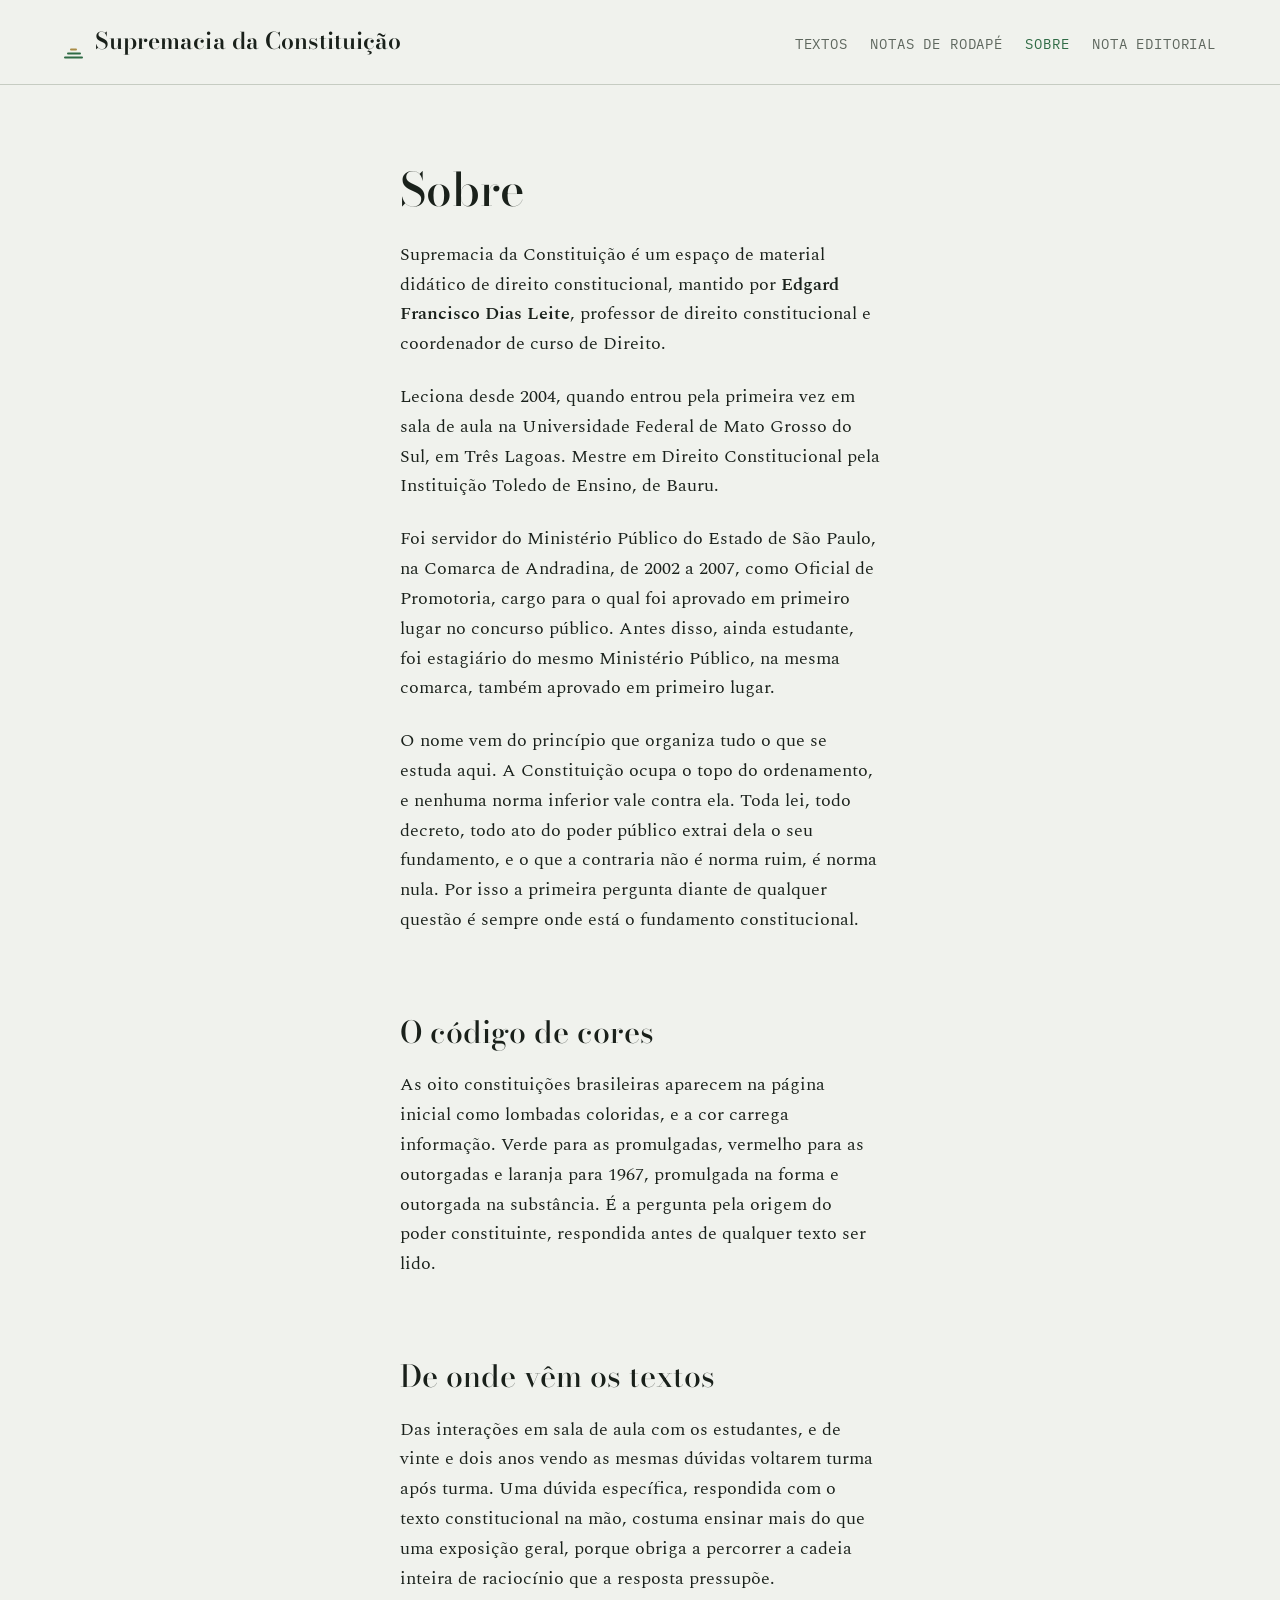
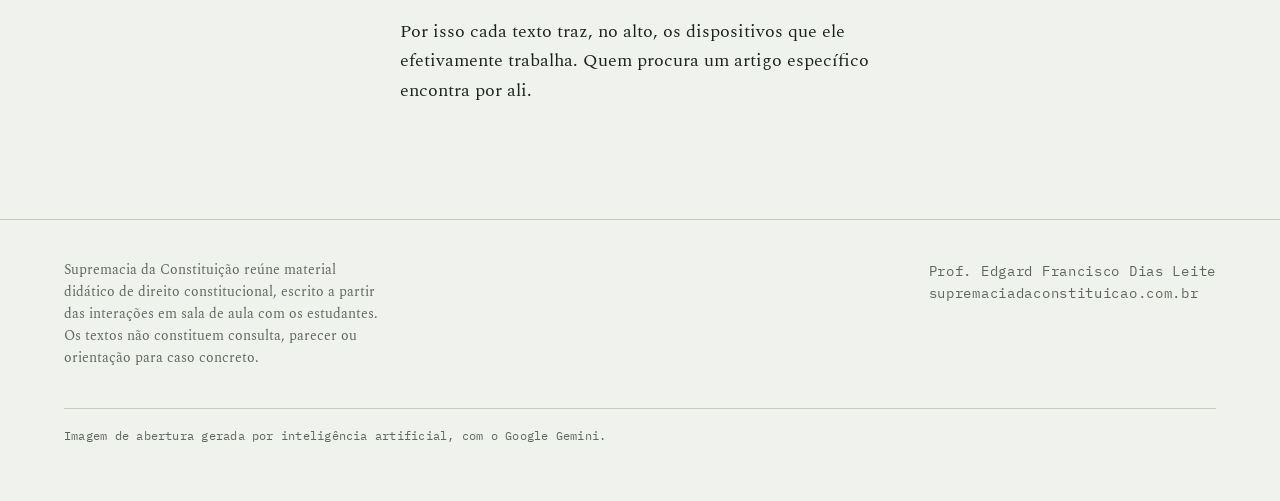
<file: sobre.html>
<!doctype html>
<html lang="pt-BR">
<head>
<meta charset="utf-8">
<meta name="viewport" content="width=device-width,initial-scale=1">
<title>Sobre — Supremacia da Constituição</title>
<meta name="description" content="Quem escreve, de onde vêm os textos e o que significa o código de cores.">
<link rel="preconnect" href="https://fonts.googleapis.com"><link rel="preconnect" href="https://fonts.gstatic.com" crossorigin><link rel="stylesheet" href="https://fonts.googleapis.com/css2?family=Bodoni+Moda:opsz,wght@6..96,400;6..96,500;6..96,600&family=IBM+Plex+Mono:wght@400;500&family=Spectral:ital,wght@0,300;0,400;0,600;1,400&display=swap">
<link rel="stylesheet" href="style.css">
</head>
<body>
<header class="top"><div class="wrap"><a class="mark" href="index.html"><span class="glyph" aria-hidden="true"><i></i><i></i><i></i></span><span class="name">Supremacia da Constituição</span></a><nav class="nav" aria-label="Seções"><a href="index.html">Textos</a><a href="notas.html">Notas de rodapé</a><a href="sobre.html" aria-current="page">Sobre</a><a href="nota-editorial.html">Nota editorial</a></nav></div></header>
<main>
<section class="page"><div class="wrap">
<h1>Sobre</h1>
<div class="prose">
<p>Supremacia da Constituição é um espaço de material didático de direito constitucional, mantido por <strong>Edgard Francisco Dias Leite</strong>, professor de direito constitucional e coordenador de curso de Direito.</p>
<p>Leciona desde 2004, quando entrou pela primeira vez em sala de aula na Universidade Federal de Mato Grosso do Sul, em Três Lagoas. Mestre em Direito Constitucional pela Instituição Toledo de Ensino, de Bauru.</p>
<p>Foi servidor do Ministério Público do Estado de São Paulo, na Comarca de Andradina, de 2002 a 2007, como Oficial de Promotoria, cargo para o qual foi aprovado em primeiro lugar no concurso público. Antes disso, ainda estudante, foi estagiário do mesmo Ministério Público, na mesma comarca, também aprovado em primeiro lugar.</p>
<p>O nome vem do princípio que organiza tudo o que se estuda aqui. A Constituição ocupa o topo do ordenamento, e nenhuma norma inferior vale contra ela. Toda lei, todo decreto, todo ato do poder público extrai dela o seu fundamento, e o que a contraria não é norma ruim, é norma nula. Por isso a primeira pergunta diante de qualquer questão é sempre onde está o fundamento constitucional.</p>
<h2>O código de cores</h2>
<p>As oito constituições brasileiras aparecem na página inicial como lombadas coloridas, e a cor carrega informação. Verde para as promulgadas, vermelho para as outorgadas e laranja para 1967, promulgada na forma e outorgada na substância. É a pergunta pela origem do poder constituinte, respondida antes de qualquer texto ser lido.</p>
<h2>De onde vêm os textos</h2>
<p>Das interações em sala de aula com os estudantes, e de vinte e dois anos vendo as mesmas dúvidas voltarem turma após turma. Uma dúvida específica, respondida com o texto constitucional na mão, costuma ensinar mais do que uma exposição geral, porque obriga a percorrer a cadeia inteira de raciocínio que a resposta pressupõe.</p>
<p>Por isso cada texto traz, no alto, os dispositivos que ele efetivamente trabalha. Quem procura um artigo específico encontra por ali.</p>
</div>
</div></section>
</main>
<footer class="foot"><div class="wrap"><p>Supremacia da Constituição reúne material didático de direito constitucional, escrito a partir das interações em sala de aula com os estudantes. Os textos não constituem consulta, parecer ou orientação para caso concreto.</p><p class="who">Prof. Edgard Francisco Dias Leite<br>supremaciadaconstituicao.com.br</p><p class="credit">Imagem de abertura gerada por inteligência artificial, com o Google Gemini.</p></div></footer>
</body>
</html>
</file>
<file: style.css>
/* Quatro Linhas da Constituição — folha de estilo única */

:root{
  --paper:#F0F2ED;
  --paper-2:#E7EAE2;
  --ink:#1A211B;
  --muted:#5E675E;
  --accent:#2F6B45;          /* verde, promulgada */
  --accent-soft:#DCE8DE;
  --rule:#C6CCC2;
  --frame:#B7BEB3;
  --outorgada:#8C3A2E;       /* vermelho, imposta */
  --outorgada-2:#6E2A31;     /* bordô, 1969 */
  --hibrida:#C2662B;         /* laranja, 1967 */
  --ouro:#A98C46;            /* filete das lombadas */
  --spine-ink:#F4F1E6;

  --f-display:"Bodoni Moda",Georgia,"Times New Roman",serif;
  --f-body:"Spectral",Georgia,"Times New Roman",serif;
  --f-mono:"IBM Plex Mono",ui-monospace,"SFMono-Regular",Menlo,monospace;

  --step--1:clamp(.82rem,.79rem + .12vw,.9rem);
  --step-0:clamp(1.03rem,.99rem + .2vw,1.15rem);
  --step-1:clamp(1.24rem,1.16rem + .35vw,1.45rem);
  --step-2:clamp(1.5rem,1.34rem + .7vw,2rem);
  --step-3:clamp(1.95rem,1.6rem + 1.6vw,3.1rem);
  --step-4:clamp(2.4rem,1.75rem + 2.9vw,4.4rem);

  --measure:64ch;
  --pad:clamp(1.15rem,4vw,3rem);
}

@media (prefers-color-scheme:dark){
  :root:not([data-theme="light"]){
    --paper:#131511;
    --paper-2:#1B1E18;
    --ink:#E8EAE1;
    --muted:#99A197;
    --accent:#77B98C;
    --accent-soft:#1E2A21;
    --rule:#2C3129;
    --frame:#353B32;
    --outorgada:#D28C7C;
    --outorgada-2:#C4737C;
    --hibrida:#E0985B;
    --ouro:#C9A961;
    --spine-ink:#F4F1E6;
  }
}
:root[data-theme="dark"]{
  --paper:#131511;
  --paper-2:#1B1E18;
  --ink:#E8EAE1;
  --muted:#99A197;
  --accent:#77B98C;
  --accent-soft:#1E2A21;
  --rule:#2C3129;
  --frame:#353B32;
  --outorgada:#D28C7C;
  --outorgada-2:#C4737C;
  --hibrida:#E0985B;
  --ouro:#C9A961;
  --spine-ink:#F4F1E6;
}

*{box-sizing:border-box}
html{-webkit-text-size-adjust:100%}
body{
  margin:0;
  background:var(--paper);
  color:var(--ink);
  font-family:var(--f-body);
  font-size:var(--step-0);
  line-height:1.62;
  font-synthesis-weight:none;
}
::selection{background:var(--accent-soft);color:var(--ink)}
a{color:inherit;text-decoration-color:var(--accent);text-underline-offset:.18em;text-decoration-thickness:.06em}
a:hover{color:var(--accent)}
:focus-visible{outline:2px solid var(--accent);outline-offset:3px;border-radius:2px}

.wrap{width:100%;max-width:78rem;margin-inline:auto;padding-inline:var(--pad)}

/* ---------- cabeçalho ---------- */
.top{border-bottom:1px solid var(--rule)}
.top .wrap{display:flex;align-items:baseline;justify-content:space-between;gap:1.5rem;flex-wrap:wrap;padding-block:1.4rem}
.mark{display:flex;align-items:baseline;gap:.7rem;text-decoration:none}
.mark .glyph{
  display:inline-grid;gap:2px;justify-items:center;align-content:center;
  width:1.05em;height:1.05em;translate:0 .08em;
}
.mark .glyph i{display:block;height:2px;background:var(--accent);border-radius:1px}
.mark .glyph i:nth-child(1){width:38%;background:var(--ouro)}
.mark .glyph i:nth-child(2){width:72%}
.mark .glyph i:nth-child(3){width:100%}
@media (max-width:34rem){.mark .name{font-size:var(--step-0)}}
.mark .name{font-family:var(--f-display);font-size:var(--step-1);font-weight:600;letter-spacing:.005em}
.nav{display:flex;flex-wrap:wrap;gap:.4rem 1.4rem;font-family:var(--f-mono);font-size:var(--step--1);letter-spacing:.06em;text-transform:uppercase}
.nav a{text-decoration:none;color:var(--muted)}
.nav a:hover,.nav a[aria-current="page"]{color:var(--accent)}

/* ---------- abertura ---------- */
.lede{padding-block:clamp(3rem,9vw,6.5rem) clamp(2rem,5vw,3.5rem)}
.lede .wrap{max-width:52rem;margin-inline:0}
.eyebrow{font-family:var(--f-mono);font-size:var(--step--1);letter-spacing:.14em;text-transform:uppercase;color:var(--accent);margin:0 0 1.1rem}
.lede h1{
  font-family:var(--f-display);font-weight:500;font-size:var(--step-4);
  line-height:1.02;letter-spacing:-.015em;margin:0;text-wrap:balance;
}
.lede p{max-width:44ch;color:var(--muted);font-size:var(--step-1);line-height:1.5;margin:1.6rem 0 0}

/* ---------- índice de textos ---------- */
.section-label{
  font-family:var(--f-mono);font-size:var(--step--1);letter-spacing:.14em;text-transform:uppercase;
  color:var(--muted);padding-block:1rem;border-top:1px solid var(--rule);margin:0 0 .5rem;
}
.index{list-style:none;margin:0;padding:0;display:flex;flex-direction:column}
.entry{border-top:1px solid var(--rule)}
.entry:last-child{border-bottom:1px solid var(--rule)}
.entry a{
  display:grid;gap:.55rem 2.5rem;padding-block:1.9rem;text-decoration:none;
  grid-template-columns:1fr;
}
@media (min-width:56rem){
  .entry a{grid-template-columns:9rem 1fr 16rem;align-items:start}
}
.entry time{font-family:var(--f-mono);font-size:var(--step--1);color:var(--muted);font-variant-numeric:tabular-nums}
.entry h2{font-family:var(--f-display);font-weight:500;font-size:var(--step-2);line-height:1.14;margin:0;text-wrap:balance}
.entry p{margin:.5rem 0 0;color:var(--muted);font-size:var(--step--1);line-height:1.55;max-width:52ch}
.entry a:hover h2{color:var(--accent)}
.devices{display:flex;flex-wrap:wrap;gap:.35rem;align-content:start}
.device{
  font-family:var(--f-mono);font-size:.72rem;letter-spacing:.02em;
  color:var(--muted);border:1px solid var(--rule);border-radius:2px;padding:.16rem .42rem;white-space:nowrap;
}

/* ---------- artigo ---------- */
.article{padding-block:clamp(2.5rem,7vw,5rem) 0}
.article .wrap{max-width:var(--measure);margin-inline:auto}
.article-head{margin-bottom:clamp(2rem,5vw,3.2rem)}
.article-head time{font-family:var(--f-mono);font-size:var(--step--1);color:var(--muted);display:block;margin-bottom:1rem}
.article-head h1{
  font-family:var(--f-display);font-weight:500;font-size:var(--step-3);line-height:1.08;
  letter-spacing:-.012em;margin:0;text-wrap:balance;
}
.standfirst{font-size:var(--step-1);line-height:1.5;color:var(--muted);margin:1.4rem 0 0}
.article-head .devices{margin-top:1.6rem}

.prose > *{margin-block:0 1.25em}
.prose h2{
  font-family:var(--f-display);font-weight:500;font-size:var(--step-2);line-height:1.16;
  margin-block:2.6em .7em;text-wrap:balance;
}
.prose h2:first-child{margin-top:0}
.prose strong{font-weight:600}
.prose em{font-style:italic}
.prose .art{font-family:var(--f-mono);font-size:.9em;color:var(--accent);white-space:nowrap}
.prose blockquote{
  margin:2em 0;padding:1.3em 0 1.3em 1.5em;border-left:2px solid var(--accent);
  font-size:var(--step-1);line-height:1.45;color:var(--ink);
}
.prose blockquote cite{display:block;margin-top:.8em;font-style:normal;font-family:var(--f-mono);font-size:.72rem;letter-spacing:.06em;text-transform:uppercase;color:var(--muted)}

/* quadro das quatro linhas */
.field{
  margin:2.6em 0;padding:clamp(1.4rem,4vw,2.2rem);
  border:1px solid var(--frame);background:var(--paper-2);
  position:relative;
}
.field::before,.field::after{
  content:"";position:absolute;left:.75rem;right:.75rem;height:1px;background:var(--frame);opacity:.55;
}
.field::before{top:.75rem}
.field::after{bottom:.75rem}
.field h3{
  font-family:var(--f-mono);font-size:var(--step--1);letter-spacing:.12em;text-transform:uppercase;
  color:var(--accent);margin:0 0 .9rem;font-weight:500;
}
.field p:last-child{margin-bottom:0}

.prose h3{font-family:var(--f-display);font-weight:500;font-size:var(--step-1);line-height:1.2;margin-block:2.1em .6em}
.constr{margin:2.2em 0;padding:clamp(1rem,3vw,1.8rem);border:1px solid var(--rule);background:var(--paper-2)}
.constr svg{display:block;width:100%;height:auto;color:var(--muted);overflow:visible}
.constr figcaption{margin-top:1.2rem;padding-top:.9rem;border-top:1px solid var(--rule);font-size:var(--step--1);color:var(--muted);line-height:1.55}
.fonte{
  font-size:var(--step--1);color:var(--muted);line-height:1.5;
  border-left:2px solid var(--rule);padding-left:.9rem;margin-block:-.5em 1.6em;
}
.fonte a{color:inherit}
.sources{border-top:1px solid var(--rule);margin-top:3.5rem;padding-top:1.4rem;font-size:var(--step--1);color:var(--muted)}
.sources h2{font-family:var(--f-mono);font-size:var(--step--1);letter-spacing:.12em;text-transform:uppercase;margin:0 0 .7rem;font-weight:500;color:var(--muted)}
.sources ul{margin:0;padding-left:1.1rem}
.sources li{margin-bottom:.35rem}

/* ---------- páginas de texto corrido ---------- */
.page{padding-block:clamp(2.5rem,7vw,5rem) 0}
.page .wrap{max-width:var(--measure);margin-inline:auto}
.page h1{font-family:var(--f-display);font-weight:500;font-size:var(--step-3);line-height:1.08;margin:0 0 1.6rem;text-wrap:balance}

/* ---------- rodapé ---------- */
.foot{margin-top:clamp(4rem,10vw,7rem);border-top:1px solid var(--rule);padding-block:2.5rem 3.5rem}
.foot .wrap{display:flex;gap:2rem 3rem;flex-wrap:wrap;justify-content:space-between;align-items:start}
.foot p{margin:0;max-width:46ch;font-size:var(--step--1);color:var(--muted);line-height:1.55}
.foot .who{font-family:var(--f-mono);font-size:var(--step--1);letter-spacing:.05em;color:var(--muted)}


/* ---------- a estante ---------- */
.estante{padding-block:clamp(2.5rem,6vw,4rem) 0}
.shelf{
  list-style:none;margin:1.8rem 0 0;padding:0 .2rem 1.6rem;
  display:flex;align-items:flex-end;gap:.45rem;
  overflow-x:auto;
}
.spine{
  --leather:var(--accent);
  --foil:#EBD7A2;
  flex:0 0 auto;
  inline-size:clamp(3.1rem,5.2vw,4rem);
  block-size:calc(var(--h,1) * clamp(22rem,36vw,30rem));
  position:relative;border-radius:5px 5px 2px 2px;
  background:
    linear-gradient(90deg,
      rgba(0,0,0,.44) 0%, rgba(0,0,0,.12) 9%,
      rgba(255,255,255,.11) 32%, rgba(255,255,255,.03) 56%,
      rgba(0,0,0,.14) 79%, rgba(0,0,0,.48) 100%),
    repeating-linear-gradient(101deg,rgba(255,255,255,.038) 0 1px,rgba(0,0,0,0) 1px 3px),
    repeating-linear-gradient(6deg,rgba(0,0,0,.05) 0 1px,rgba(0,0,0,0) 1px 4px),
    var(--leather);
  box-shadow:
    inset 0 1px 0 rgba(255,255,255,.20),
    inset 0 -2px 3px rgba(0,0,0,.40),
    3px 0 9px -5px rgba(0,0,0,.55),
    0 18px 26px -16px rgba(0,0,0,.70);
  transition:transform .2s ease,filter .2s ease,box-shadow .2s ease;
}
/* nervuras e filetes dourados, cabeça e pé */
.spine::before,.spine::after{
  content:"";position:absolute;inset-inline:0;height:38px;pointer-events:none;
  background:linear-gradient(180deg,
    rgba(0,0,0,0) 0 6px,
    rgba(0,0,0,.30) 6px 7px,
    rgba(255,255,255,.16) 7px 10px,
    rgba(0,0,0,.30) 10px 11px,
    rgba(0,0,0,0) 11px 17px,
    var(--foil) 17px 18px,
    rgba(0,0,0,0) 18px 38px);
  opacity:.9;
}
.spine::before{top:2.1rem}
.spine::after{bottom:2.1rem;rotate:180deg}
.spine a{
  position:absolute;inset:0;z-index:1;
  display:flex;align-items:center;justify-content:space-between;
  writing-mode:vertical-rl;rotate:180deg;
  padding-inline:4.6rem 4.3rem;padding-block:.28rem;box-sizing:border-box;
  text-decoration:none;color:var(--foil);
  text-shadow:0 1px 1px rgba(0,0,0,.55);
}
.sp-name{
  font-family:var(--f-display);font-weight:500;
  font-size:clamp(.52rem,.92vw,.62rem);letter-spacing:.045em;text-transform:uppercase;
  line-height:1.34;flex:0 1 auto;min-inline-size:0;
}
.sp-year,.sp-sigla{
  position:absolute;inset-inline:0;z-index:2;pointer-events:none;
  writing-mode:horizontal-tb;text-align:center;
  color:var(--foil);text-shadow:0 1px 1px rgba(0,0,0,.55);
}
.sp-year{
  top:.75rem;
  font-family:var(--f-display);font-weight:500;
  font-size:clamp(.66rem,1.1vw,.8rem);letter-spacing:.02em;
}
.sp-sigla{
  top:auto;bottom:.7rem;
  font-family:var(--f-mono);font-size:clamp(.46rem,.78vw,.55rem);letter-spacing:.09em;
  opacity:.92;
}

.spine:hover,.spine:focus-within{transform:translateY(-9px);filter:brightness(1.07) saturate(1.05)}
.spine:hover a,.spine a:focus-visible{color:#F8ECC4;outline:none}
.spine:focus-within{box-shadow:0 0 0 2px var(--ouro),inset 0 1px 0 rgba(255,255,255,.2),0 18px 26px -16px rgba(0,0,0,.7)}
.spine--promulgada{--leather:#2E5E3F}
.spine--outorgada{--leather:#7B2B27}
.spine--outorgada2{--leather:#5E2229}
.spine--hibrida{--leather:#A9541F}
/* 1988, a que está em vigor, na capa da edição do Senado */
.spine--vigente{
  --leather:#0B7A3F;
  --foil:#F4F6F1;
  background:
    linear-gradient(90deg,
      rgba(0,0,0,.34) 0%, rgba(0,0,0,.08) 9%,
      rgba(255,255,255,.14) 32%, rgba(255,255,255,.04) 56%,
      rgba(0,0,0,.10) 79%, rgba(0,0,0,.38) 100%),
    repeating-linear-gradient(101deg,rgba(255,255,255,.03) 0 1px,rgba(0,0,0,0) 1px 3px),
    repeating-linear-gradient(6deg,rgba(0,0,0,.035) 0 1px,rgba(0,0,0,0) 1px 4px),
    linear-gradient(180deg,
      #F2F4EF 0 7.5rem,
      rgba(0,0,0,.24) 7.5rem calc(7.5rem + 1.5px),
      #0B7A3F calc(7.5rem + 1.5px) 100%);
  box-shadow:
    inset 0 1px 0 rgba(255,255,255,.24),
    inset 0 -2px 3px rgba(0,0,0,.40),
    3px 0 10px -4px rgba(0,0,0,.55),
    0 22px 30px -16px rgba(0,0,0,.75),
    0 0 0 1px rgba(254,221,0,.35);
}
.spine--vigente::before{
  top:2.1rem;opacity:1;
  background:linear-gradient(180deg,
    rgba(0,0,0,0) 0 6px,
    rgba(11,122,63,.42) 6px 7px,
    rgba(11,122,63,.14) 7px 10px,
    rgba(11,122,63,.42) 10px 11px,
    rgba(0,0,0,0) 11px 17px,
    #0B7A3F 17px 18px,
    rgba(0,0,0,0) 18px 38px);
}
.spine--vigente::after{opacity:1}
.sp-flag{
  position:absolute;left:50%;top:4.82rem;z-index:2;pointer-events:none;
  width:1.55rem;height:1.085rem;translate:-50% 0;
  border-radius:1.5px;overflow:hidden;
  box-shadow:0 1px 3px rgba(0,0,0,.35),0 0 0 1px rgba(0,0,0,.16);
}
.sp-flag .flagmini{display:block;width:100%;height:100%}
.spine--vigente a{padding-inline:4.6rem 8.6rem}
.spine--vigente .sp-year{color:#0B7A3F;text-shadow:none}
.spine--vigente .sp-name{color:#F4F6F1}
.shelf-hint{
  margin:1.1rem 0 0;font-family:var(--f-mono);font-size:var(--step--1);
  letter-spacing:.02em;color:var(--muted);
}
@media (prefers-reduced-motion:reduce){.spine{transition:none}.spine:hover{transform:none}}

.legend{
  display:flex;flex-wrap:wrap;gap:.5rem 1.6rem;margin:1.4rem 0 0;padding:0;
  font-family:var(--f-mono);font-size:var(--step--1);color:var(--muted);
}
.legend span{display:inline-flex;align-items:center;gap:.5rem}
.key{width:.72rem;height:.72rem;border-radius:2px;flex:0 0 auto}
.key--promulgada{background:var(--accent)}
.key--outorgada{background:var(--outorgada)}
.key--hibrida{background:var(--hibrida)}
.shelf-note{margin:1.2rem 0 0;font-size:var(--step--1);color:var(--muted);max-width:62ch;line-height:1.55}

/* lombada ao lado do artigo */
.article .wrap{position:relative}
@media (min-width:62rem){
  .article-head{padding-left:1.6rem;border-left:3px solid var(--accent)}
}


/* ---------- emblema, bandeira provisória ---------- */
.emblema{padding-block:clamp(2.6rem,6vw,4rem) 0}
.flagfig{margin:0;display:grid;gap:clamp(1.4rem,3vw,2.6rem);align-items:start}
@media (min-width:56rem){.flagfig{grid-template-columns:19rem 1fr}}
.flagbox{border:1px solid var(--rule);padding:.85rem;background:var(--paper-2)}
.flagbox .flag{display:block;width:100%;height:auto}
.flagfig figcaption p{margin:0 0 1rem;max-width:60ch;line-height:1.6}
.flagfig figcaption p:last-child{margin-bottom:0}
.fig-note{font-size:var(--step--1);color:var(--muted);border-top:1px solid var(--rule);padding-top:.9rem}


/* ---------- chave de leitura, logo abaixo da abertura ---------- */
.chave{background:var(--paper-2);border-top:1px solid var(--ouro);border-bottom:1px solid var(--rule);padding-block:clamp(1.9rem,4.2vw,2.9rem)}
.chave p{
  font-family:var(--f-display);font-weight:400;font-size:var(--step-1);line-height:1.45;
  max-width:58ch;margin:0 auto;text-align:center;text-wrap:pretty;color:var(--ink);
}

/* ---------- abertura com fotografia ---------- */
.hero{position:relative;isolation:isolate;min-height:clamp(26rem,64vh,40rem);display:grid;align-items:end;overflow:hidden}
.hero-img{position:absolute;inset:0;width:100%;height:100%;object-fit:cover;object-position:50% 46%;z-index:-2}
.hero-veil{
  position:absolute;inset:0;z-index:-1;
  background:linear-gradient(180deg,rgba(12,16,10,.30) 0%,rgba(12,16,10,.52) 42%,rgba(12,16,10,.86) 100%);
}
.hero-copy{padding-block:clamp(2.4rem,6vw,4.4rem)}
.hero-copy .wrap{max-width:64rem}
.hero-copy .eyebrow{color:#B7DFC4}
.hero-copy h1{
  font-family:var(--f-display);font-weight:500;font-size:var(--step-4);
  line-height:1.02;letter-spacing:-.015em;margin:0;text-wrap:balance;color:#F6F5EE;
  text-shadow:0 1px 24px rgba(0,0,0,.45);
}
.hero-copy p{max-width:46ch;color:#DCDED3;font-size:var(--step-1);line-height:1.5;margin:1.5rem 0 0}
.hero-credit{
  font-family:var(--f-mono);font-size:.7rem;letter-spacing:.04em;color:var(--muted);
  margin:.7rem 0 0;text-align:right;
}
.empty{color:var(--muted);max-width:60ch;margin:.4rem 0 0;padding-block:1.4rem;border-top:1px solid var(--rule);border-bottom:1px solid var(--rule)}

.foot .credit{
  flex-basis:100%;order:3;margin-top:.4rem;padding-top:1.1rem;border-top:1px solid var(--rule);
  font-family:var(--f-mono);font-size:.72rem;letter-spacing:.02em;color:var(--muted);max-width:none;
}
</file>
